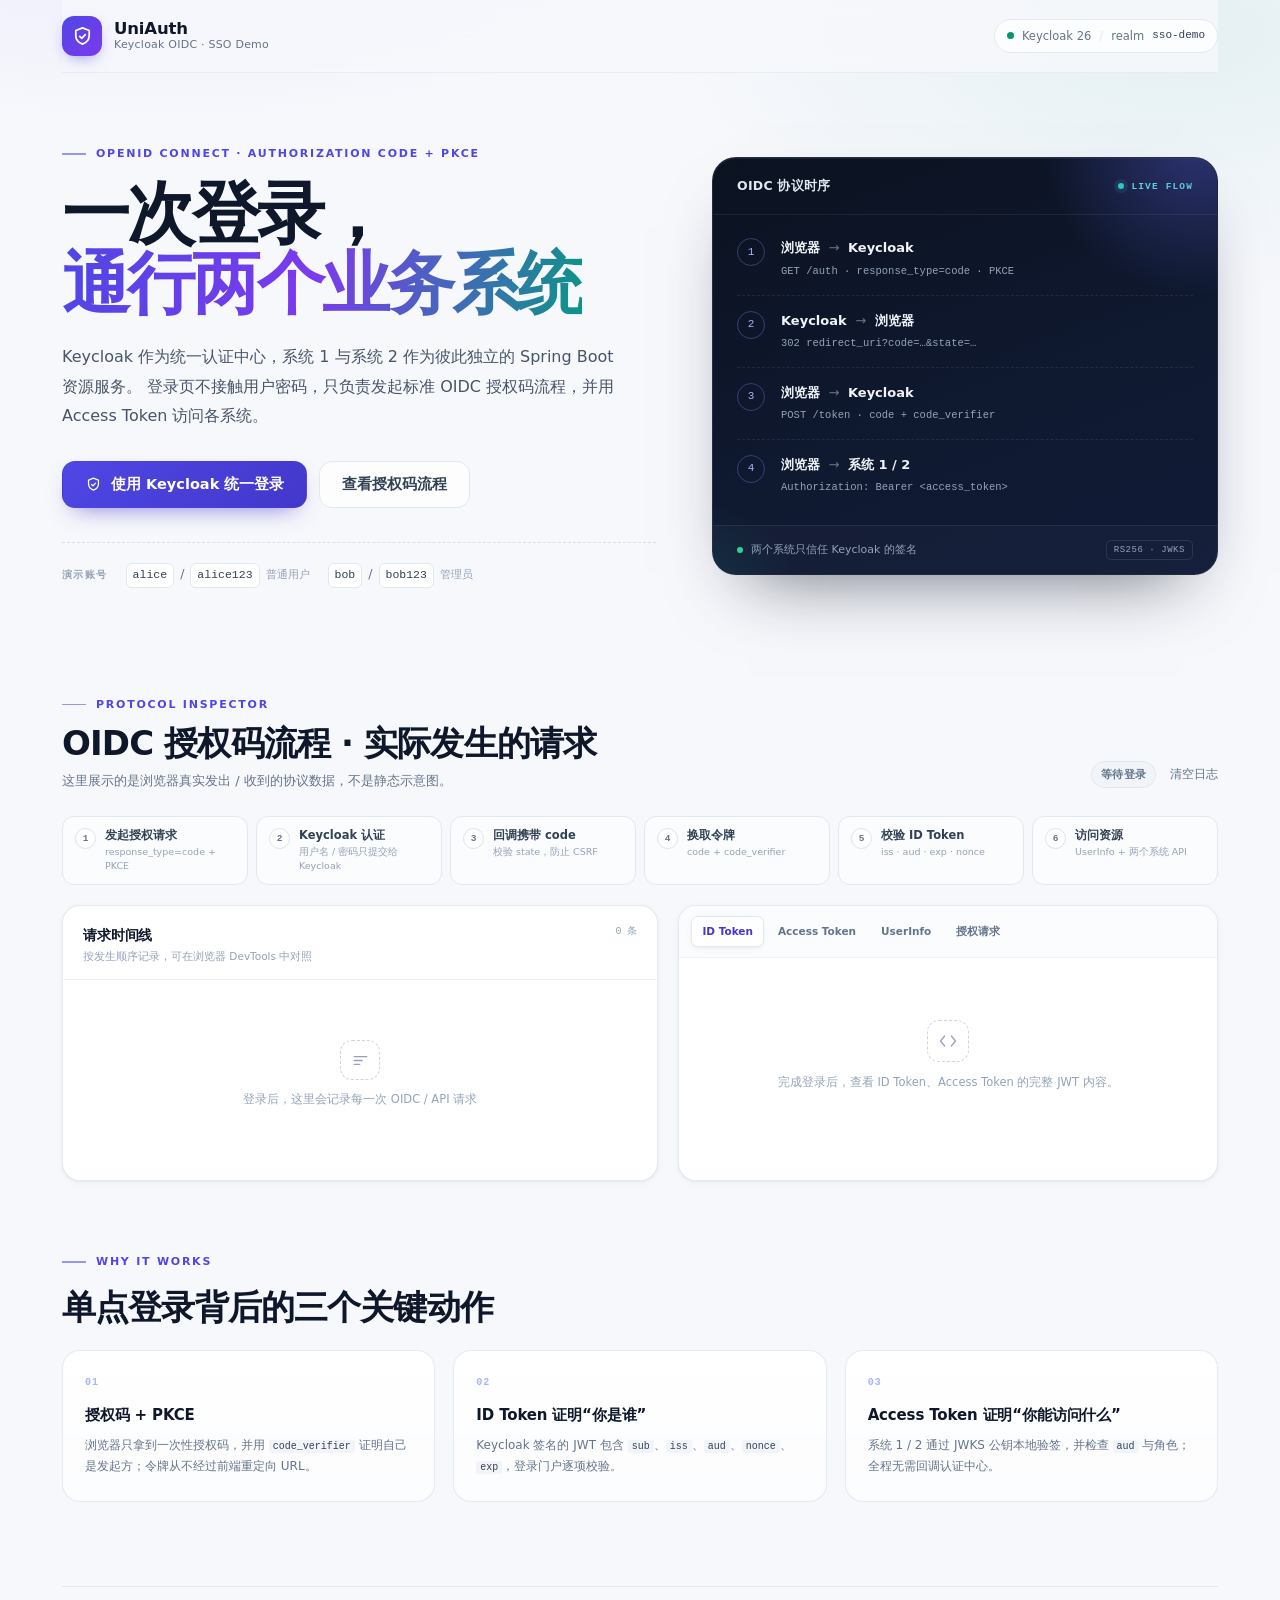
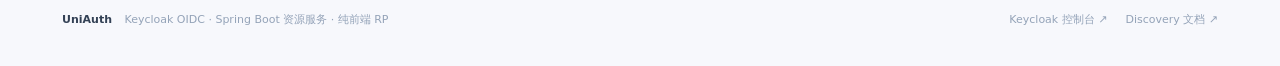
<file: frontend/index.html>
<!DOCTYPE html>
<html lang="zh-CN">
<head>
    <meta charset="UTF-8">
    <meta name="viewport" content="width=device-width, initial-scale=1.0">
    <meta name="description" content="基于 Keycloak OIDC 的统一身份认证演示：授权码 + PKCE、ID Token、单点登录与资源服务器 JWT 校验。">
    <title>UniAuth · Keycloak OIDC 统一身份认证演示</title>
    <link rel="icon" href="data:image/svg+xml,%3Csvg xmlns='http://www.w3.org/2000/svg' viewBox='0 0 32 32'%3E%3Crect width='32' height='32' rx='8' fill='%234f46e5'/%3E%3Cpath d='M16 7l6 2.5v4.6c0 3.9-2.5 6.6-6 8-3.5-1.4-6-4.1-6-8v-4.6L16 7z' fill='white'/%3E%3C/svg%3E">
    <link rel="stylesheet" href="css/app.css">
</head>
<body>
<div class="page">
    <header class="topbar">
        <a class="brand" href="./" aria-label="UniAuth 首页">
            <span class="brand-mark" aria-hidden="true">
                <svg viewBox="0 0 24 24" fill="none" stroke="currentColor" stroke-width="1.8" stroke-linecap="round" stroke-linejoin="round">
                    <path d="M12 3l7 2.8v5.1c0 4.4-2.9 7.5-7 9.1-4.1-1.6-7-4.7-7-9.1V5.8L12 3z"/>
                    <path d="M9.2 11.9l2 2 3.7-3.9"/>
                </svg>
            </span>
            <span class="brand-text">
                <strong>UniAuth</strong>
                <span>Keycloak OIDC · SSO Demo</span>
            </span>
        </a>
        <div class="topbar-right">
            <span class="env-pill">
                <span class="pulse-dot"></span>
                Keycloak 26 <span class="sep">/</span> realm <code>sso-demo</code>
            </span>
            <div id="auth-chip" class="auth-chip" hidden>
                <span class="auth-avatar" id="chip-avatar">A</span>
                <span id="chip-name">Alice</span>
                <button id="chip-logout" class="icon-btn" title="退出登录" aria-label="退出登录">
                    <svg viewBox="0 0 24 24" fill="none" stroke="currentColor" stroke-width="1.8" stroke-linecap="round" stroke-linejoin="round"><path d="M15 17l5-5-5-5"/><path d="M20 12H9"/><path d="M4 4h5v16H4z"/></svg>
                </button>
            </div>
        </div>
    </header>

    <main>
        <!-- ============ 未登录：统一登录入口 ============ -->
        <section id="landing" class="hero">
            <div class="hero-copy">
                <p class="eyebrow"><span class="eyebrow-line"></span> OPENID CONNECT · AUTHORIZATION CODE + PKCE</p>
                <h1>一次登录，<br><span class="grad">通行两个业务系统</span></h1>
                <p class="lede">
                    Keycloak 作为统一认证中心，系统 1 与系统 2 作为彼此独立的 Spring Boot 资源服务。
                    登录页不接触用户密码，只负责发起标准 OIDC 授权码流程，并用 Access Token 访问各系统。
                </p>
                <div class="hero-actions">
                    <button id="btn-login" class="btn btn-primary btn-lg">
                        <svg viewBox="0 0 24 24" fill="none" stroke="currentColor" stroke-width="1.8" stroke-linecap="round" stroke-linejoin="round"><path d="M12 3l7 2.8v5.1c0 4.4-2.9 7.5-7 9.1-4.1-1.6-7-4.7-7-9.1V5.8L12 3z"/><path d="M9.2 11.9l2 2 3.7-3.9"/></svg>
                        使用 Keycloak 统一登录
                    </button>
                    <a class="btn btn-ghost btn-lg" href="#protocol">查看授权码流程</a>
                </div>
                <div class="account-hint">
                    <span class="hint-label">演示账号</span>
                    <span class="account"><code>alice</code> / <code>alice123</code><em>普通用户</em></span>
                    <span class="account"><code>bob</code> / <code>bob123</code><em>管理员</em></span>
                </div>
            </div>

            <aside class="hero-panel">
                <header class="panel-header">
                    <span>OIDC 协议时序</span>
                    <span class="live"><i></i> LIVE FLOW</span>
                </header>
                <ol class="mini-flow">
                    <li>
                        <span class="num">1</span>
                        <div>
                            <strong>浏览器 <span class="arrow">→</span> Keycloak</strong>
                            <p>GET /auth · response_type=code · PKCE</p>
                        </div>
                    </li>
                    <li>
                        <span class="num">2</span>
                        <div>
                            <strong>Keycloak <span class="arrow">→</span> 浏览器</strong>
                            <p>302 redirect_uri?code=…&amp;state=…</p>
                        </div>
                    </li>
                    <li>
                        <span class="num">3</span>
                        <div>
                            <strong>浏览器 <span class="arrow">→</span> Keycloak</strong>
                            <p>POST /token · code + code_verifier</p>
                        </div>
                    </li>
                    <li>
                        <span class="num">4</span>
                        <div>
                            <strong>浏览器 <span class="arrow">→</span> 系统 1 / 2</strong>
                            <p>Authorization: Bearer &lt;access_token&gt;</p>
                        </div>
                    </li>
                </ol>
                <footer class="panel-footer">
                    <span class="dot ok"></span>
                    两个系统只信任 Keycloak 的签名
                    <span class="panel-tag">RS256 · JWKS</span>
                </footer>
            </aside>
        </section>

        <!-- ============ 已登录：统一认证结果 ============ -->
        <section id="dashboard" class="dashboard" hidden>
            <div class="success-banner">
                <div class="success-icon" aria-hidden="true">
                    <svg viewBox="0 0 24 24" fill="none" stroke="currentColor" stroke-width="2.2" stroke-linecap="round" stroke-linejoin="round"><path d="M20 6L9 17l-5-5"/></svg>
                </div>
                <div class="success-copy">
                    <p class="eyebrow light">AUTHENTICATION SUCCESSFUL</p>
                    <h2>登录成功</h2>
                    <p>Keycloak 已完成身份认证，授权码已通过后端通道换取 ID Token 与 Access Token。</p>
                    <div class="success-role" id="success-role" data-role="user">
                        <span>当前角色</span>
                        <strong id="success-role-name">普通用户</strong>
                    </div>
                </div>
                <div class="success-actions">
                    <button id="btn-refresh" class="btn btn-on-dark">
                        <svg viewBox="0 0 24 24" fill="none" stroke="currentColor" stroke-width="1.8" stroke-linecap="round" stroke-linejoin="round"><path d="M20 11a8 8 0 10-2.3 5.7"/><path d="M20 4v7h-7"/></svg>
                        刷新令牌
                    </button>
                    <button id="btn-userinfo" class="btn btn-on-dark">调用 UserInfo</button>
                    <button id="btn-logout" class="btn btn-outline-light">
                        退出登录
                    </button>
                </div>
                <div class="success-glow" aria-hidden="true"></div>
            </div>

            <div class="identity-grid">
                <article class="card identity-card">
                    <div class="identity-head">
                        <div class="avatar" id="avatar">A</div>
                        <div class="identity-name">
                            <h3 id="user-name">—</h3>
                            <p>@<span id="user-username">—</span></p>
                        </div>
                        <span class="badge badge-success"><i class="badge-dot"></i>已认证</span>
                    </div>
                    <dl class="kv">
                        <div><dt>邮箱</dt><dd id="user-email">—</dd></div>
                        <div><dt>部门</dt><dd id="user-department">—</dd></div>
                        <div><dt>工号</dt><dd id="user-employee">—</dd></div>
                        <div><dt>Realm 角色</dt><dd id="user-roles" class="chips"></dd></div>
                    </dl>
                </article>

                <article class="card session-card">
                    <div class="session-head">
                        <h3>会话与令牌</h3>
                        <span class="badge badge-muted" id="token-source">OIDC</span>
                    </div>
                    <div class="countdown">
                        <span id="session-time">--:--</span>
                        <small>Access Token 剩余有效期</small>
                    </div>
                    <dl class="kv compact">
                        <div><dt>Issuer</dt><dd id="user-issuer" class="mono">—</dd></div>
                        <div><dt>Audience</dt><dd id="user-audience" class="mono">—</dd></div>
                        <div><dt>Subject</dt><dd id="user-subject" class="mono truncate">—</dd></div>
                        <div><dt>刷新令牌</dt><dd><span id="refresh-state" class="badge badge-success">可用</span></dd></div>
                    </dl>
                </article>
            </div>

            <section class="systems-section">
                <div class="section-head">
                    <div>
                        <p class="eyebrow"><span class="eyebrow-line"></span> SINGLE SIGN-ON</p>
                        <h2>已登录，直接访问业务系统</h2>
                        <p class="section-sub">同一枚 Access Token 同时被两个独立后端接受 · 无需再次输入密码</p>
                    </div>
                    <button id="btn-sso-tab" class="btn btn-ghost">
                        新标签页验证 SSO
                        <svg viewBox="0 0 24 24" fill="none" stroke="currentColor" stroke-width="1.8" stroke-linecap="round" stroke-linejoin="round"><path d="M14 4h6v6"/><path d="M20 4l-9 9"/><path d="M20 14v6H4V4h6"/></svg>
                    </button>
                </div>

                <div class="system-grid">
                    <article class="system-card accent-indigo" data-system-id="system1">
                        <header class="system-head">
                            <div class="system-icon">
                                <svg viewBox="0 0 24 24" fill="none" stroke="currentColor" stroke-width="1.7" stroke-linecap="round" stroke-linejoin="round"><rect x="3" y="4" width="18" height="6" rx="2"/><rect x="3" y="14" width="18" height="6" rx="2"/><path d="M7 7h.01M7 17h.01"/></svg>
                            </div>
                            <div class="system-title">
                                <h3>系统 1 · 订单中心</h3>
                                <p>Spring Boot · <span class="mono">:8081</span> · aud <code>system1</code></p>
                            </div>
                            <span class="status-pill" data-role="status"><i></i>检测中</span>
                        </header>
                        <p class="system-desc">独立资源服务器。校验 RS256 签名、issuer 与 aud 后，才返回订单数据。</p>
                        <div class="system-actions">
                            <a class="btn btn-primary btn-sm" data-open-ui="system1" href="http://localhost:8081/" target="_blank" rel="noreferrer">打开系统页面 ↗</a>
                            <button class="btn btn-ghost btn-sm" data-action="dashboard">刷新业务 API</button>
                            <button class="btn btn-ghost btn-sm" data-action="admin">管理员接口</button>
                        </div>
                        <div class="system-result" data-role="result">
                            <div class="result-empty">点击「刷新业务 API」，携带 Bearer Token 调用 <code>/api/system1/dashboard</code></div>
                        </div>
                    </article>

                    <article class="system-card accent-teal" data-system-id="system2">
                        <header class="system-head">
                            <div class="system-icon">
                                <svg viewBox="0 0 24 24" fill="none" stroke="currentColor" stroke-width="1.7" stroke-linecap="round" stroke-linejoin="round"><path d="M21 11.5a8.4 8.4 0 01-9 8.4 9.2 9.2 0 01-3.4-.7L3 21l1.8-5.2a8.4 8.4 0 1116.2-4.3z"/><path d="M8 11h8M8 14h5"/></svg>
                            </div>
                            <div class="system-title">
                                <h3>系统 2 · 消息中心</h3>
                                <p>Spring Boot · <span class="mono">:8082</span> · aud <code>system2</code></p>
                            </div>
                            <span class="status-pill" data-role="status"><i></i>检测中</span>
                        </header>
                        <p class="system-desc">与系统 1 零共享代码、零共享 Session，仅共享对 Keycloak 公钥的信任。</p>
                        <div class="system-actions">
                            <a class="btn btn-primary btn-sm" data-open-ui="system2" href="http://localhost:8082/" target="_blank" rel="noreferrer">打开系统页面 ↗</a>
                            <button class="btn btn-ghost btn-sm" data-action="dashboard">刷新业务 API</button>
                            <button class="btn btn-ghost btn-sm" data-action="admin">管理员接口</button>
                        </div>
                        <div class="system-result" data-role="result">
                            <div class="result-empty">点击「刷新业务 API」，携带 Bearer Token 调用 <code>/api/system2/dashboard</code></div>
                        </div>
                    </article>
                </div>
                <p class="sso-note">
                    <span class="sso-note-icon">
                        <svg viewBox="0 0 24 24" fill="none" stroke="currentColor" stroke-width="1.8" stroke-linecap="round" stroke-linejoin="round"><circle cx="12" cy="12" r="9"/><path d="M12 16v-4M12 8h.01"/></svg>
                    </span>
                    点「新标签页验证 SSO」会在全新标签页打开登录入口：由于 Keycloak 会话 Cookie 仍然有效，
                    页面会自动完成认证并直接回到「登录成功」，不会再次要求输入密码。
                </p>
            </section>
        </section>

        <!-- ============ 协议检查器 ============ -->
        <section id="protocol" class="protocol-section">
            <div class="section-head protocol-head">
                <div>
                    <p class="eyebrow"><span class="eyebrow-line"></span> PROTOCOL INSPECTOR</p>
                    <h2>OIDC 授权码流程 · 实际发生的请求</h2>
                    <p class="section-sub">这里展示的是浏览器真实发出 / 收到的协议数据，不是静态示意图。</p>
                </div>
                <div class="protocol-meta">
                    <span id="protocol-status" class="badge badge-muted">等待登录</span>
                    <button id="btn-clear-log" class="link-btn">清空日志</button>
                </div>
            </div>

            <ol class="stepper" id="stepper">
                <li data-step="1" data-state="pending"><span class="step-index">1</span><div><strong>发起授权请求</strong><small>response_type=code + PKCE</small></div></li>
                <li data-step="2" data-state="pending"><span class="step-index">2</span><div><strong>Keycloak 认证</strong><small>用户名 / 密码只提交给 Keycloak</small></div></li>
                <li data-step="3" data-state="pending"><span class="step-index">3</span><div><strong>回调携带 code</strong><small>校验 state，防止 CSRF</small></div></li>
                <li data-step="4" data-state="pending"><span class="step-index">4</span><div><strong>换取令牌</strong><small>code + code_verifier</small></div></li>
                <li data-step="5" data-state="pending"><span class="step-index">5</span><div><strong>校验 ID Token</strong><small>iss · aud · exp · nonce</small></div></li>
                <li data-step="6" data-state="pending"><span class="step-index">6</span><div><strong>访问资源</strong><small>UserInfo + 两个系统 API</small></div></li>
            </ol>

            <div class="protocol-grid">
                <div class="card trace-card">
                    <header class="card-head">
                        <div><h3>请求时间线</h3><p>按发生顺序记录，可在浏览器 DevTools 中对照</p></div>
                        <span class="trace-count" id="trace-count">0 条</span>
                    </header>
                    <ol id="trace" class="trace">
                        <li class="trace-empty">
                            <span class="trace-empty-icon">
                                <svg viewBox="0 0 24 24" fill="none" stroke="currentColor" stroke-width="1.6" stroke-linecap="round" stroke-linejoin="round"><path d="M4 7h16M4 12h10M4 17h7"/></svg>
                            </span>
                            登录后，这里会记录每一次 OIDC / API 请求
                        </li>
                    </ol>
                </div>

                <div class="card artifact-card">
                    <div class="tabs" role="tablist">
                        <button class="tab is-active" data-tab="id-token" role="tab">ID Token</button>
                        <button class="tab" data-tab="access-token" role="tab">Access Token</button>
                        <button class="tab" data-tab="userinfo" role="tab">UserInfo</button>
                        <button class="tab" data-tab="auth-request" role="tab">授权请求</button>
                    </div>
                    <div id="artifact-body" class="artifact-body">
                        <div class="artifact-placeholder">
                            <div class="placeholder-glyph">
                                <svg viewBox="0 0 24 24" fill="none" stroke="currentColor" stroke-width="1.5" stroke-linecap="round" stroke-linejoin="round"><path d="M8 6l-5 6 5 6M16 6l5 6-5 6"/></svg>
                            </div>
                            <p>完成登录后，查看 ID Token、Access Token 的完整 JWT 内容。</p>
                        </div>
                    </div>
                </div>
            </div>
        </section>

        <!-- ============ 原理说明 ============ -->
        <section class="explainer">
            <div class="explainer-head">
                <p class="eyebrow"><span class="eyebrow-line"></span> WHY IT WORKS</p>
                <h2>单点登录背后的三个关键动作</h2>
            </div>
            <div class="explainer-grid">
                <article class="explainer-card">
                    <span class="explainer-num">01</span>
                    <h3>授权码 + PKCE</h3>
                    <p>浏览器只拿到一次性授权码，并用 <code>code_verifier</code> 证明自己是发起方；令牌从不经过前端重定向 URL。</p>
                </article>
                <article class="explainer-card">
                    <span class="explainer-num">02</span>
                    <h3>ID Token 证明“你是谁”</h3>
                    <p>Keycloak 签名的 JWT 包含 <code>sub</code>、<code>iss</code>、<code>aud</code>、<code>nonce</code>、<code>exp</code>，登录门户逐项校验。</p>
                </article>
                <article class="explainer-card">
                    <span class="explainer-num">03</span>
                    <h3>Access Token 证明“你能访问什么”</h3>
                    <p>系统 1 / 2 通过 JWKS 公钥本地验签，并检查 <code>aud</code> 与角色；全程无需回调认证中心。</p>
                </article>
            </div>
        </section>
    </main>

    <footer class="footer">
        <div>
            <span class="footer-brand">UniAuth</span>
            <span>Keycloak OIDC · Spring Boot 资源服务 · 纯前端 RP</span>
        </div>
        <div class="footer-links">
            <a href="http://localhost:8080/admin/master/console/" target="_blank" rel="noreferrer">Keycloak 控制台 ↗</a>
            <a href="http://localhost:8080/realms/sso-demo/.well-known/openid-configuration" target="_blank" rel="noreferrer">Discovery 文档 ↗</a>
        </div>
    </footer>
</div>

<div id="toast" class="toast" role="status" aria-live="polite" hidden>
    <span class="toast-icon" aria-hidden="true"></span>
    <span id="toast-message"></span>
</div>

<script src="config.js"></script>
<script type="module" src="js/app.js"></script>
</body>
</html>
</file>
<file: frontend/css/app.css>
/* =========================================================
   UniAuth · Keycloak OIDC SSO Demo
   ========================================================= */
:root {
    --ink: #0f172a;
    --ink-2: #334155;
    --muted: #64748b;
    --muted-2: #94a3b8;
    --line: #e2e8f0;
    --line-soft: #eef2f7;
    --bg: #f7f8fc;
    --card: #ffffff;
    --indigo: #4f46e5;
    --indigo-600: #4338ca;
    --indigo-50: #eef2ff;
    --violet: #7c3aed;
    --teal: #0d9488;
    --teal-50: #f0fdfa;
    --emerald: #059669;
    --emerald-50: #ecfdf5;
    --amber: #b45309;
    --amber-50: #fffbeb;
    --rose: #be123c;
    --rose-50: #fff1f2;
    --radius: 18px;
    --shadow-sm: 0 1px 2px rgba(15, 23, 42, .04), 0 2px 8px rgba(15, 23, 42, .04);
    --shadow-md: 0 12px 32px -16px rgba(15, 23, 42, .18);
    --font-sans: "Segoe UI Variable", "Segoe UI", "PingFang SC", "Hiragino Sans GB", "Microsoft YaHei", system-ui, sans-serif;
    --font-mono: "Cascadia Code", "JetBrains Mono", "SFMono-Regular", Consolas, "Liberation Mono", monospace;
}

* { box-sizing: border-box; }

html { scroll-behavior: smooth; }

body {
    margin: 0;
    color: var(--ink);
    font-family: var(--font-sans);
    font-size: 15px;
    line-height: 1.6;
    -webkit-font-smoothing: antialiased;
    background:
        radial-gradient(1100px 520px at 12% -12%, rgba(99, 102, 241, .13), transparent 62%),
        radial-gradient(900px 460px at 92% 2%, rgba(13, 148, 136, .08), transparent 58%),
        var(--bg);
}

[hidden] { display: none !important; }

a { color: inherit; text-decoration: none; }
button { font: inherit; color: inherit; }
code, .mono { font-family: var(--font-mono); }

::selection { background: rgba(79, 70, 229, .18); }

.page {
    max-width: 1220px;
    margin: 0 auto;
    padding: 0 32px;
}

/* ---------------------------- top bar ---------------------------- */
.topbar {
    position: sticky;
    top: 0;
    z-index: 30;
    display: flex;
    align-items: center;
    justify-content: space-between;
    gap: 24px;
    padding: 16px 0;
    background: rgba(247, 248, 252, .82);
    backdrop-filter: blur(16px);
    border-bottom: 1px solid rgba(226, 232, 240, .75);
}

.brand { display: inline-flex; align-items: center; gap: 12px; }
.brand-mark {
    display: grid;
    place-items: center;
    width: 40px;
    height: 40px;
    border-radius: 12px;
    color: #fff;
    background: linear-gradient(135deg, #4f46e5, #7c3aed);
    box-shadow: 0 6px 16px -6px rgba(79, 70, 229, .65);
}
.brand-mark svg { width: 23px; height: 23px; }
.brand-text { display: flex; flex-direction: column; line-height: 1.15; }
.brand-text strong { font-size: 16.5px; letter-spacing: -.01em; }
.brand-text span { font-size: 11px; color: var(--muted); letter-spacing: .02em; }

.topbar-right { display: flex; align-items: center; gap: 14px; }
.env-pill {
    display: inline-flex;
    align-items: center;
    gap: 8px;
    padding: 7px 12px;
    border: 1px solid var(--line);
    border-radius: 999px;
    background: rgba(255, 255, 255, .72);
    font-size: 11.5px;
    color: var(--muted);
    white-space: nowrap;
}
.env-pill code { font-size: 11px; color: var(--ink-2); }
.env-pill .sep { color: var(--line); }
.pulse-dot {
    width: 7px;
    height: 7px;
    border-radius: 50%;
    background: var(--emerald);
    box-shadow: 0 0 0 0 rgba(5, 150, 105, .5);
    animation: pulse 2.4s infinite;
}
@keyframes pulse {
    0% { box-shadow: 0 0 0 0 rgba(5, 150, 105, .45); }
    70% { box-shadow: 0 0 0 7px rgba(5, 150, 105, 0); }
    100% { box-shadow: 0 0 0 0 rgba(5, 150, 105, 0); }
}

.auth-chip {
    display: inline-flex;
    align-items: center;
    gap: 9px;
    padding: 5px 6px 5px 5px;
    border: 1px solid var(--line);
    border-radius: 999px;
    background: #fff;
    box-shadow: var(--shadow-sm);
    font-size: 12.5px;
    font-weight: 600;
}
.auth-avatar {
    display: grid;
    place-items: center;
    width: 27px;
    height: 27px;
    border-radius: 50%;
    background: linear-gradient(135deg, #4f46e5, #7c3aed);
    color: #fff;
    font-size: 11.5px;
    font-weight: 700;
}
.icon-btn {
    display: grid;
    place-items: center;
    width: 26px;
    height: 26px;
    padding: 0;
    border: 0;
    border-radius: 50%;
    background: transparent;
    color: var(--muted);
    cursor: pointer;
}
.icon-btn:hover { background: #f1f5f9; color: var(--ink); }
.icon-btn svg { width: 15px; height: 15px; }

/* ---------------------------- shared ---------------------------- */
.eyebrow {
    display: flex;
    flex-wrap: wrap;
    align-items: center;
    gap: 10px;
    margin: 0 0 16px;
    font-size: 11px;
    font-weight: 700;
    letter-spacing: .16em;
    color: var(--indigo);
    text-transform: uppercase;
}
.eyebrow-line { width: 24px; height: 1.5px; background: currentColor; opacity: .55; }
.eyebrow.light { color: rgba(255, 255, 255, .68); }

h1, h2, h3, p { margin: 0; }
h2 { font-size: clamp(26px, 3vw, 34px); letter-spacing: -.025em; line-height: 1.2; font-weight: 700; }

.btn {
    display: inline-flex;
    align-items: center;
    justify-content: center;
    gap: 9px;
    padding: 11px 18px;
    border: 1px solid transparent;
    border-radius: 12px;
    background: transparent;
    font-size: 13.5px;
    font-weight: 600;
    line-height: 1.2;
    cursor: pointer;
    transition: transform .18s ease, box-shadow .18s ease, background .18s ease, border-color .18s ease, color .18s ease;
    white-space: nowrap;
}
.btn svg { width: 17px; height: 17px; flex: 0 0 auto; }
.btn:focus-visible { outline: 2px solid var(--indigo); outline-offset: 2px; }
.btn-lg { padding: 14px 22px; font-size: 14.5px; border-radius: 13px; }
.btn-sm { padding: 8px 13px; font-size: 12.5px; border-radius: 10px; }
.btn-primary {
    color: #fff;
    background: linear-gradient(135deg, #4f46e5, #4338ca);
    box-shadow: 0 10px 24px -12px rgba(67, 56, 202, .75);
}
.btn-primary:hover { transform: translateY(-1px); box-shadow: 0 16px 28px -12px rgba(67, 56, 202, .7); }
.btn-ghost {
    border-color: var(--line);
    background: rgba(255, 255, 255, .78);
    color: var(--ink-2);
}
.btn-ghost:hover { border-color: #c7d2fe; color: var(--indigo-600); background: #fff; }
.btn-on-dark {
    color: #fff;
    border-color: rgba(255, 255, 255, .26);
    background: rgba(255, 255, 255, .13);
}
.btn-on-dark:hover { background: rgba(255, 255, 255, .2); transform: translateY(-1px); }
.btn-outline-light { color: #fff; border-color: rgba(255, 255, 255, .45); }
.btn-outline-light:hover { background: rgba(255, 255, 255, .12); }
.link-btn {
    padding: 0;
    border: 0;
    background: transparent;
    color: var(--muted);
    font-size: 12px;
    cursor: pointer;
    text-decoration: underline;
    text-decoration-color: transparent;
    text-underline-offset: 3px;
    transition: color .15s ease, text-decoration-color .15s ease;
}
.link-btn:hover { color: var(--indigo); text-decoration-color: currentColor; }

.badge {
    display: inline-flex;
    align-items: center;
    gap: 5px;
    padding: 4px 9px;
    border-radius: 999px;
    font-size: 10.5px;
    font-weight: 700;
    letter-spacing: .02em;
    white-space: nowrap;
}
.badge-dot { width: 5px; height: 5px; border-radius: 50%; background: currentColor; }
.badge-success { color: #047857; background: var(--emerald-50); border: 1px solid #d1fae5; }
.badge-muted { color: var(--muted); background: #f1f5f9; border: 1px solid var(--line); }
.badge-warn { color: var(--amber); background: var(--amber-50); border: 1px solid #fde68a; }
.badge-danger { color: var(--rose); background: var(--rose-50); border: 1px solid #fecdd3; }

.card {
    background: var(--card);
    border: 1px solid rgba(226, 232, 240, .9);
    border-radius: var(--radius);
    box-shadow: var(--shadow-sm);
}

/* ---------------------------- landing hero ---------------------------- */
.hero {
    display: grid;
    grid-template-columns: minmax(0, 1.08fr) minmax(0, .92fr);
    gap: 56px;
    align-items: center;
    padding: 72px 0 44px;
}
.hero-copy { min-width: 0; }
.hero-panel { min-width: 0; }
.hero-copy h1 {
    font-size: clamp(44px, 5.4vw, 68px);
    line-height: 1.04;
    letter-spacing: -.045em;
    font-weight: 750;
}
.grad {
    background: linear-gradient(100deg, #4f46e5 0%, #7c3aed 48%, #0d9488 100%);
    -webkit-background-clip: text;
    background-clip: text;
    color: transparent;
}
.lede {
    max-width: 560px;
    margin-top: 22px;
    font-size: 16px;
    line-height: 1.85;
    color: #475569;
}
.hero-actions { display: flex; flex-wrap: wrap; gap: 12px; margin-top: 30px; }
.account-hint {
    display: flex;
    flex-wrap: wrap;
    align-items: center;
    gap: 10px 18px;
    margin-top: 34px;
    padding-top: 20px;
    border-top: 1px dashed #d9e0ec;
    font-size: 12.5px;
    color: var(--muted);
}
.hint-label {
    font-size: 10px;
    font-weight: 700;
    letter-spacing: .14em;
    text-transform: uppercase;
    color: var(--muted-2);
}
.account { display: inline-flex; align-items: baseline; gap: 6px; }
.account code {
    padding: 2px 6px;
    border: 1px solid var(--line);
    border-radius: 6px;
    background: #fff;
    color: var(--ink-2);
    font-size: 11.5px;
}
.account em { font-style: normal; font-size: 10.5px; color: var(--muted-2); }

.hero-panel {
    position: relative;
    overflow: hidden;
    border: 1px solid rgba(255, 255, 255, .09);
    border-radius: 24px;
    color: #e2e8f0;
    background: linear-gradient(160deg, #0b1220 0%, #0f1930 60%, #101a36 100%);
    box-shadow: 0 34px 70px -36px rgba(15, 23, 42, .65), inset 0 1px 0 rgba(255, 255, 255, .06);
}
.hero-panel::before {
    content: "";
    position: absolute;
    width: 340px;
    height: 340px;
    right: -150px;
    top: -190px;
    border-radius: 50%;
    background: radial-gradient(circle, rgba(99, 102, 241, .38), transparent 65%);
    pointer-events: none;
}
.hero-panel::after {
    content: "";
    position: absolute;
    width: 260px;
    height: 260px;
    left: -160px;
    bottom: -170px;
    border-radius: 50%;
    background: radial-gradient(circle, rgba(13, 148, 136, .22), transparent 65%);
    pointer-events: none;
}
.panel-header {
    display: flex;
    align-items: center;
    justify-content: space-between;
    padding: 18px 24px;
    border-bottom: 1px solid rgba(255, 255, 255, .07);
    font-size: 12.5px;
    font-weight: 600;
    letter-spacing: .02em;
}
.live {
    display: inline-flex;
    align-items: center;
    gap: 7px;
    font-family: var(--font-mono);
    font-size: 9.5px;
    letter-spacing: .12em;
    color: #5eead4;
}
.live i {
    width: 6px;
    height: 6px;
    border-radius: 50%;
    background: #2dd4bf;
    box-shadow: 0 0 0 4px rgba(45, 212, 191, .12);
}
.mini-flow { list-style: none; margin: 0; padding: 8px 24px 14px; position: relative; z-index: 1; }
.mini-flow li {
    display: grid;
    grid-template-columns: 30px 1fr;
    gap: 14px;
    padding: 15px 0;
    border-bottom: 1px dashed rgba(255, 255, 255, .08);
}
.mini-flow li:last-child { border-bottom: 0; }
.num {
    display: grid;
    place-items: center;
    width: 28px;
    height: 28px;
    border: 1px solid rgba(129, 140, 248, .35);
    border-radius: 50%;
    color: #a5b4fc;
    font-family: var(--font-mono);
    font-size: 11px;
}
.mini-flow strong { display: block; font-size: 13px; font-weight: 600; color: #f1f5f9; }
.mini-flow strong .arrow { color: #64748b; padding: 0 4px; font-weight: 400; }
.mini-flow p {
    margin-top: 4px;
    font-family: var(--font-mono);
    font-size: 10.5px;
    line-height: 1.55;
    color: #94a3b8;
    word-break: break-word;
}
.panel-footer {
    display: flex;
    align-items: center;
    gap: 8px;
    padding: 14px 24px;
    border-top: 1px solid rgba(255, 255, 255, .07);
    background: rgba(255, 255, 255, .025);
    font-size: 11px;
    color: #94a3b8;
}
.dot { width: 6px; height: 6px; border-radius: 50%; background: #64748b; }
.dot.ok { background: #34d399; }
.panel-tag {
    margin-left: auto;
    padding: 2px 7px;
    border: 1px solid rgba(255, 255, 255, .1);
    border-radius: 5px;
    font-family: var(--font-mono);
    font-size: 9px;
    letter-spacing: .06em;
    color: #94a3b8;
}

/* ---------------------------- success dashboard ---------------------------- */
.dashboard { padding: 40px 0 0; animation: fadeUp .5s ease both; }
@keyframes fadeUp {
    from { opacity: 0; transform: translateY(14px); }
    to { opacity: 1; transform: translateY(0); }
}

.success-banner {
    position: relative;
    display: grid;
    grid-template-columns: auto minmax(0, 1fr) auto;
    align-items: center;
    gap: 24px;
    overflow: hidden;
    padding: 30px 34px;
    border-radius: 24px;
    color: #fff;
    background: linear-gradient(115deg, #3730a3 0%, #4f46e5 42%, #6d28d9 100%);
    box-shadow: 0 30px 60px -30px rgba(67, 56, 202, .65);
}
.success-glow {
    position: absolute;
    width: 360px;
    height: 360px;
    right: -80px;
    top: -200px;
    border-radius: 50%;
    background: radial-gradient(circle, rgba(255, 255, 255, .22), transparent 65%);
    pointer-events: none;
}
.success-icon {
    position: relative;
    display: grid;
    place-items: center;
    width: 58px;
    height: 58px;
    border: 1px solid rgba(255, 255, 255, .25);
    border-radius: 18px;
    background: rgba(255, 255, 255, .14);
    box-shadow: inset 0 1px 0 rgba(255, 255, 255, .2);
}
.success-icon svg { width: 29px; height: 29px; }
.success-copy { position: relative; }
.success-copy h2 { font-size: 33px; line-height: 1.15; letter-spacing: -.03em; }
.success-copy p:not(.eyebrow) { margin-top: 7px; font-size: 13px; line-height: 1.6; color: rgba(255, 255, 255, .8); max-width: 560px; }
.success-copy .eyebrow { margin-bottom: 8px; font-size: 9.5px; }
.success-role {
    display: inline-flex;
    align-items: center;
    gap: 7px;
    margin-top: 10px;
    padding: 4px 9px;
    border: 1px solid rgba(255, 255, 255, .28);
    border-radius: 999px;
    background: rgba(255, 255, 255, .12);
    color: rgba(255, 255, 255, .78);
    font-size: 10px;
}
.success-role strong { color: #fff; font-size: 11.5px; }
.success-role[data-role="admin"] {
    border-color: rgba(253, 230, 138, .65);
    background: rgba(253, 230, 138, .16);
    color: #fef3c7;
}
.success-role[data-role="admin"] strong { color: #fde68a; }
.success-actions { position: relative; display: flex; flex-wrap: wrap; gap: 9px; justify-content: flex-end; }

.identity-grid {
    display: grid;
    grid-template-columns: minmax(0, 1.3fr) minmax(0, 1fr);
    gap: 20px;
    margin-top: 20px;
}
.identity-card, .session-card { padding: 24px 26px; }
.identity-head { display: flex; align-items: center; gap: 15px; }
.avatar {
    display: grid;
    place-items: center;
    width: 54px;
    height: 54px;
    border-radius: 16px;
    background: linear-gradient(135deg, #4f46e5, #7c3aed);
    color: #fff;
    font-size: 21px;
    font-weight: 700;
    box-shadow: 0 8px 18px -10px rgba(79, 70, 229, .8);
}
.identity-name h3 { font-size: 19px; letter-spacing: -.015em; line-height: 1.25; }
.identity-name p { margin-top: 2px; font-size: 12.5px; color: var(--muted); font-family: var(--font-mono); }
.identity-head .badge { margin-left: auto; }

.kv { display: grid; grid-template-columns: 1fr 1fr; gap: 15px 24px; margin: 22px 0 0; }
.kv > div { min-width: 0; }
.kv dt {
    margin-bottom: 3px;
    font-size: 10px;
    font-weight: 700;
    letter-spacing: .08em;
    text-transform: uppercase;
    color: var(--muted-2);
}
.kv dd { margin: 0; font-size: 13px; color: var(--ink-2); word-break: break-word; }
.kv.compact { grid-template-columns: 82px minmax(0, 1fr); gap: 8px 12px; margin-top: 18px; }
/* 让 dt/dd 直接成为 grid item，避免每一组独占一列导致标签与值错位 */
.kv.compact > div { display: contents; }
.kv.compact dt { margin: 0; padding-top: 1px; }
.kv.compact dd { font-size: 11.5px; overflow-wrap: anywhere; }
.kv dd.mono { font-family: var(--font-mono); font-size: 10.5px; line-height: 1.5; color: #475569; }
.truncate { overflow: hidden; text-overflow: ellipsis; white-space: nowrap; }

.chips { display: flex; flex-wrap: wrap; gap: 5px; }
.role-chip {
    padding: 2px 7px;
    border: 1px solid #c7d2fe;
    border-radius: 5px;
    background: var(--indigo-50);
    color: var(--indigo-600);
    font-family: var(--font-mono);
    font-size: 10px;
    font-weight: 600;
}
.role-chip.is-admin { border-color: #fde68a; background: var(--amber-50); color: var(--amber); }

.session-head { display: flex; align-items: center; justify-content: space-between; gap: 12px; }
.session-head h3 { font-size: 14px; letter-spacing: -.01em; }
.countdown { display: flex; align-items: baseline; gap: 11px; margin-top: 12px; }
.countdown span {
    font-family: var(--font-mono);
    font-size: 38px;
    font-weight: 700;
    letter-spacing: -.04em;
    line-height: 1;
    color: var(--indigo-600);
    font-variant-numeric: tabular-nums;
}
.countdown span.is-low { color: var(--amber); }
.countdown span.is-expired { color: var(--rose); }
.countdown small { font-size: 10.5px; color: var(--muted-2); }

/* ---------------------------- systems ---------------------------- */
.systems-section { margin-top: 46px; }
.section-head {
    display: flex;
    align-items: flex-end;
    justify-content: space-between;
    gap: 28px;
    margin-bottom: 20px;
}
.section-head .eyebrow { margin-bottom: 10px; }
.section-sub { margin-top: 7px; font-size: 13px; color: var(--muted); }
.system-grid { display: grid; grid-template-columns: 1fr 1fr; gap: 20px; }
.system-card {
    position: relative;
    overflow: hidden;
    padding: 22px 22px 20px;
    border: 1px solid rgba(226, 232, 240, .95);
    border-radius: var(--radius);
    background: var(--card);
    box-shadow: var(--shadow-sm);
    transition: box-shadow .2s ease, transform .2s ease;
}
.system-card:hover { box-shadow: var(--shadow-md); transform: translateY(-1px); }
.system-card::before {
    content: "";
    position: absolute;
    left: 0;
    right: 0;
    top: 0;
    height: 3px;
    background: var(--accent, var(--indigo));
}
.accent-indigo { --accent: linear-gradient(90deg, #4f46e5, #818cf8); --accent-solid: #4f46e5; --accent-soft: #eef2ff; --accent-border: #c7d2fe; }
.accent-teal { --accent: linear-gradient(90deg, #0d9488, #2dd4bf); --accent-solid: #0d9488; --accent-soft: #f0fdfa; --accent-border: #99f6e4; }
.system-head { display: grid; grid-template-columns: auto minmax(0, 1fr) auto; align-items: center; gap: 13px; }
.system-icon {
    display: grid;
    place-items: center;
    width: 42px;
    height: 42px;
    border: 1px solid var(--accent-border);
    border-radius: 12px;
    background: var(--accent-soft);
    color: var(--accent-solid);
}
.system-icon svg { width: 21px; height: 21px; }
.system-title h3 { font-size: 15.5px; letter-spacing: -.01em; line-height: 1.3; }
.system-title p { margin-top: 3px; font-size: 10.5px; color: var(--muted); }
.system-title code { padding: 1px 4px; border-radius: 3px; background: #f1f5f9; font-size: 10px; }
.status-pill {
    display: inline-flex;
    align-items: center;
    gap: 5px;
    padding: 4px 8px;
    border: 1px solid var(--line);
    border-radius: 999px;
    background: #f8fafc;
    color: var(--muted);
    font-size: 10px;
    font-weight: 600;
    white-space: nowrap;
}
.status-pill i { width: 5px; height: 5px; border-radius: 50%; background: var(--muted-2); }
.status-pill.is-online { color: #047857; border-color: #d1fae5; background: var(--emerald-50); }
.status-pill.is-online i { background: var(--emerald); }
.status-pill.is-offline { color: var(--rose); border-color: #fecdd3; background: var(--rose-50); }
.status-pill.is-offline i { background: var(--rose); }
.system-desc { margin: 14px 0 15px; font-size: 12.5px; line-height: 1.65; color: var(--muted); }
.system-actions { display: flex; gap: 8px; margin-bottom: 13px; }
.system-card .btn-primary { background: var(--accent-solid); box-shadow: none; }
.system-card .btn-primary:hover { filter: brightness(1.06); }
.system-result {
    min-height: 84px;
    max-height: 470px;
    overflow: auto;
    padding: 13px;
    border: 1px solid var(--line-soft);
    border-radius: 12px;
    background: #f8fafc;
    font-size: 12px;
    scrollbar-width: thin;
}
.result-empty { color: var(--muted); line-height: 1.65; }
.result-empty code, .sso-note code { padding: 1px 4px; border-radius: 3px; background: #eef2f7; font-size: 10.5px; }
.result-loading { display: flex; align-items: center; gap: 8px; color: var(--muted); }
.spinner {
    width: 12px;
    height: 12px;
    border: 2px solid #cbd5e1;
    border-top-color: var(--indigo);
    border-radius: 50%;
    animation: spin .8s linear infinite;
}
@keyframes spin { to { transform: rotate(360deg); } }
.result-head { display: flex; align-items: center; flex-wrap: wrap; gap: 7px; margin-bottom: 9px; }
.result-title { font-weight: 600; font-size: 12px; color: var(--ink-2); }
.result-time { margin-left: auto; font-family: var(--font-mono); font-size: 9.5px; color: var(--muted-2); }
.verified-box {
    margin-bottom: 10px;
    padding: 9px 10px;
    border: 1px solid #d1fae5;
    border-radius: 9px;
    background: #f0fdf4;
    font-size: 10.5px;
    line-height: 1.55;
    color: #065f46;
}
.verified-box strong { color: #047857; }
.verified-box .mono { font-size: 10px; }
.result-error {
    padding: 10px;
    border: 1px solid #fecdd3;
    border-radius: 9px;
    background: var(--rose-50);
    color: #9f1239;
    font-size: 11px;
    line-height: 1.6;
}
.result-warn {
    padding: 10px;
    border: 1px solid #fde68a;
    border-radius: 9px;
    background: var(--amber-50);
    color: #92400e;
    font-size: 11px;
    line-height: 1.6;
}
.result-warn code, .result-error code { padding: 1px 4px; border-radius: 3px; background: rgba(255, 255, 255, .65); font-size: 10px; }
.stat-row { display: grid; grid-template-columns: repeat(3, 1fr); gap: 7px; margin-bottom: 10px; }
.stat {
    padding: 8px 9px;
    border: 1px solid var(--line-soft);
    border-radius: 9px;
    background: #fff;
}
.stat span { display: block; font-size: 9.5px; color: var(--muted-2); }
.stat strong { display: block; margin-top: 1px; font-size: 15px; letter-spacing: -.01em; color: var(--ink); }
.stat strong small { margin-left: 1px; font-size: 9px; font-weight: 500; color: var(--muted); }
.mini-table { width: 100%; border-collapse: collapse; font-size: 10.5px; }
.mini-table th {
    padding: 5px 6px;
    border-bottom: 1px solid var(--line);
    color: var(--muted-2);
    font-size: 9px;
    font-weight: 600;
    text-align: left;
    text-transform: uppercase;
    letter-spacing: .05em;
}
.mini-table td { padding: 6px; border-bottom: 1px dashed var(--line-soft); color: var(--ink-2); vertical-align: top; }
.mini-table tr:last-child td { border-bottom: 0; }
.mini-table td:first-child { font-family: var(--font-mono); font-size: 9.5px; color: var(--muted); white-space: nowrap; }
.status-dot { display: inline-block; width: 4px; height: 4px; margin-right: 4px; border-radius: 50%; background: var(--emerald); vertical-align: middle; }

.sso-note {
    display: flex;
    gap: 9px;
    margin-top: 16px;
    padding: 12px 15px;
    border: 1px dashed #dbe3ef;
    border-radius: 12px;
    background: rgba(255, 255, 255, .55);
    font-size: 11.5px;
    line-height: 1.65;
    color: var(--muted);
}
.sso-note-icon { flex: 0 0 auto; color: var(--indigo); }
.sso-note-icon svg { width: 15px; height: 15px; margin-top: 1px; }

/* ---------------------------- protocol inspector ---------------------------- */
.protocol-section { padding: 64px 0 0; }
.protocol-head { align-items: flex-end; }
.protocol-meta { display: flex; align-items: center; gap: 14px; padding-bottom: 4px; }

.stepper {
    display: grid;
    grid-template-columns: repeat(6, 1fr);
    gap: 8px;
    margin: 24px 0 20px;
    padding: 0;
    list-style: none;
}
.stepper li {
    display: flex;
    align-items: flex-start;
    gap: 9px;
    padding: 11px 12px;
    border: 1px solid var(--line);
    border-radius: 12px;
    background: rgba(255, 255, 255, .6);
    transition: border-color .2s ease, background .2s ease;
}
.step-index {
    display: grid;
    place-items: center;
    flex: 0 0 auto;
    width: 21px;
    height: 21px;
    border: 1px solid #dbe3ef;
    border-radius: 50%;
    background: #fff;
    color: var(--muted);
    font-family: var(--font-mono);
    font-size: 9.5px;
    font-weight: 700;
}
.stepper strong { display: block; font-size: 11.5px; font-weight: 650; line-height: 1.35; color: var(--ink-2); }
.stepper small { display: block; margin-top: 2px; font-size: 9.5px; line-height: 1.45; color: var(--muted-2); }
.stepper li[data-state="active"] { border-color: #c7d2fe; background: var(--indigo-50); }
.stepper li[data-state="active"] .step-index { border-color: var(--indigo); background: var(--indigo); color: #fff; }
.stepper li[data-state="done"] { border-color: #d1fae5; background: var(--emerald-50); }
.stepper li[data-state="done"] .step-index { border-color: #a7f3d0; background: #d1fae5; color: #047857; }
.stepper li[data-state="done"] strong { color: #065f46; }

.protocol-grid { display: grid; grid-template-columns: minmax(0, 1.05fr) minmax(0, .95fr); gap: 20px; }
.trace-card, .artifact-card { overflow: hidden; }
.card-head {
    display: flex;
    align-items: flex-start;
    justify-content: space-between;
    gap: 16px;
    padding: 18px 20px 14px;
    border-bottom: 1px solid var(--line-soft);
}
.card-head h3 { font-size: 14px; letter-spacing: -.01em; }
.card-head p { margin-top: 2px; font-size: 10.5px; color: var(--muted-2); }
.trace-count { font-family: var(--font-mono); font-size: 10px; color: var(--muted-2); }

.trace { max-height: 560px; margin: 0; padding: 4px 20px 16px; list-style: none; overflow: auto; }
.trace-empty {
    display: flex;
    flex-direction: column;
    align-items: center;
    gap: 10px;
    padding: 56px 20px;
    color: var(--muted-2);
    font-size: 11.5px;
    text-align: center;
}
.trace-empty-icon {
    display: grid;
    place-items: center;
    width: 40px;
    height: 40px;
    border: 1px dashed #cbd5e1;
    border-radius: 12px;
    color: var(--muted-2);
}
.trace-empty-icon svg { width: 19px; height: 19px; }
.trace-item {
    display: grid;
    grid-template-columns: 12px minmax(0, 1fr);
    gap: 10px;
    padding: 13px 0;
    border-bottom: 1px dashed var(--line-soft);
    animation: fadeUp .3s ease both;
}
.trace-item:last-child { border-bottom: 0; }
.trace-rail { position: relative; display: flex; justify-content: center; padding-top: 4px; }
.trace-rail::after {
    content: "";
    position: absolute;
    top: 15px;
    bottom: -18px;
    width: 1px;
    background: var(--line);
}
.trace-item:last-child .trace-rail::after { display: none; }
.trace-dot {
    position: relative;
    z-index: 1;
    width: 7px;
    height: 7px;
    border: 2px solid #fff;
    border-radius: 50%;
    background: var(--emerald);
    box-shadow: 0 0 0 2px #d1fae5;
}
.trace-dot.is-warn { background: var(--amber); box-shadow: 0 0 0 2px #fef3c7; }
.trace-dot.is-error { background: var(--rose); box-shadow: 0 0 0 2px #ffe4e6; }
.trace-dot.is-info { background: var(--indigo); box-shadow: 0 0 0 2px #e0e7ff; }
.trace-top { display: flex; align-items: center; flex-wrap: wrap; gap: 6px; }
.trace-method {
    padding: 1px 5px;
    border-radius: 3px;
    background: #eef2ff;
    color: var(--indigo-600);
    font-family: var(--font-mono);
    font-size: 8.5px;
    font-weight: 700;
    letter-spacing: .03em;
}
.trace-method.is-post { background: #f0fdfa; color: #0f766e; }
.trace-method.is-api { background: #f1f5f9; color: #475569; }
.trace-title { font-size: 11.5px; font-weight: 650; color: var(--ink-2); }
.trace-status { font-family: var(--font-mono); font-size: 9px; color: var(--emerald); }
.trace-status.is-warn { color: var(--amber); }
.trace-status.is-error { color: var(--rose); }
.trace-time { margin-left: auto; font-family: var(--font-mono); font-size: 8.5px; color: var(--muted-2); }
.trace-url {
    margin-top: 3px;
    overflow: hidden;
    font-family: var(--font-mono);
    font-size: 9.5px;
    line-height: 1.5;
    color: var(--muted);
    text-overflow: ellipsis;
    white-space: nowrap;
}
.trace-details { margin-top: 4px; }
.trace-details summary {
    width: fit-content;
    color: var(--muted-2);
    font-size: 9.5px;
    cursor: pointer;
    list-style: none;
}
.trace-details summary::-webkit-details-marker { display: none; }
.trace-details summary::before { content: "▸ "; }
.trace-details[open] summary::before { content: "▾ "; }
.trace-details pre {
    max-height: 220px;
    margin: 7px 0 0;
    padding: 10px 11px;
    overflow: auto;
    border-radius: 8px;
    background: #0b1220;
    color: #cbd5e1;
    font-family: var(--font-mono);
    font-size: 9px;
    line-height: 1.55;
}

.tabs {
    display: flex;
    gap: 3px;
    padding: 10px 12px;
    border-bottom: 1px solid var(--line-soft);
    background: #fbfcfe;
    overflow-x: auto;
}
.tab {
    padding: 6px 10px;
    border: 1px solid transparent;
    border-radius: 7px;
    background: transparent;
    color: var(--muted);
    font-size: 10.5px;
    font-weight: 600;
    cursor: pointer;
    white-space: nowrap;
    transition: all .15s ease;
}
.tab:hover { color: var(--ink-2); }
.tab.is-active { border-color: var(--line); background: #fff; color: var(--indigo-600); box-shadow: var(--shadow-sm); }
.artifact-body { max-height: 560px; padding: 16px 18px 20px; overflow: auto; }
.artifact-placeholder { padding: 46px 16px; text-align: center; color: var(--muted-2); font-size: 11.5px; }
.placeholder-glyph {
    display: grid;
    place-items: center;
    width: 42px;
    height: 42px;
    margin: 0 auto 11px;
    border: 1px dashed #cbd5e1;
    border-radius: 12px;
    color: var(--muted-2);
}
.placeholder-glyph svg { width: 20px; height: 20px; }
.artifact-section { margin-bottom: 14px; }
.artifact-section:last-child { margin-bottom: 0; }
.artifact-label {
    display: flex;
    align-items: center;
    gap: 7px;
    margin-bottom: 6px;
    font-size: 9.5px;
    font-weight: 700;
    letter-spacing: .08em;
    text-transform: uppercase;
    color: var(--muted-2);
}
.artifact-label .copy-btn {
    margin-left: auto;
    padding: 1px 6px;
    border: 1px solid var(--line);
    border-radius: 4px;
    background: #fff;
    color: var(--muted);
    font-size: 8.5px;
    letter-spacing: 0;
    text-transform: none;
    cursor: pointer;
}
.artifact-label .copy-btn:hover { color: var(--indigo); border-color: #c7d2fe; }
.code-block {
    margin: 0;
    padding: 12px 13px;
    overflow: auto;
    border: 1px solid #1e293b;
    border-radius: 9px;
    background: #0b1220;
    color: #dbeafe;
    font-family: var(--font-mono);
    font-size: 9.5px;
    line-height: 1.6;
    white-space: pre;
    tab-size: 2;
}
.code-inline {
    padding: 1px 5px;
    border-radius: 4px;
    background: #eef2f7;
    font-family: var(--font-mono);
    font-size: 10px;
    color: var(--ink-2);
}
.checks { margin: 0; padding: 0; list-style: none; display: grid; gap: 4px; }
.checks li { display: flex; align-items: flex-start; gap: 6px; font-size: 10.5px; line-height: 1.5; color: var(--ink-2); }
.check-icon { flex: 0 0 auto; width: 12px; height: 12px; margin-top: 2px; color: var(--emerald); }
.check-icon svg { width: 12px; height: 12px; }
.artifact-note { margin-top: 10px; font-size: 10px; line-height: 1.55; color: var(--muted-2); }
.param-list { display: grid; gap: 0; margin: 0; border: 1px solid var(--line-soft); border-radius: 9px; overflow: hidden; }
.param-row { display: grid; grid-template-columns: 120px minmax(0, 1fr); gap: 8px; padding: 7px 10px; border-bottom: 1px solid var(--line-soft); font-size: 10px; }
.param-row:last-child { border-bottom: 0; }
.param-row dt { color: var(--muted-2); font-family: var(--font-mono); font-size: 9.5px; }
.param-row dd { margin: 0; color: var(--ink-2); word-break: break-all; font-family: var(--font-mono); font-size: 9.5px; }
.param-row dd.is-em { color: var(--indigo-600); }

/* ---------------------------- explainer ---------------------------- */
.explainer { padding: 72px 0 20px; }
.explainer-head { margin-bottom: 22px; }
.explainer-grid { display: grid; grid-template-columns: repeat(3, 1fr); gap: 18px; }
.explainer-card {
    position: relative;
    padding: 24px 22px;
    border: 1px solid rgba(226, 232, 240, .9);
    border-radius: var(--radius);
    background: linear-gradient(180deg, rgba(255, 255, 255, .92), rgba(255, 255, 255, .62));
    overflow: hidden;
}
.explainer-num {
    display: block;
    margin-bottom: 12px;
    font-family: var(--font-mono);
    font-size: 10px;
    font-weight: 700;
    letter-spacing: .1em;
    color: #a5b4fc;
}
.explainer-card h3 { font-size: 15px; letter-spacing: -.01em; }
.explainer-card p { margin-top: 8px; font-size: 12px; line-height: 1.75; color: var(--muted); }
.explainer-card code { padding: 1px 4px; border-radius: 3px; background: #f1f5f9; color: var(--ink-2); font-size: 10px; }

/* ---------------------------- footer ---------------------------- */
.footer {
    display: flex;
    align-items: center;
    justify-content: space-between;
    flex-wrap: wrap;
    gap: 14px;
    margin-top: 64px;
    padding: 24px 0 38px;
    border-top: 1px solid var(--line);
    font-size: 11px;
    color: var(--muted-2);
}
.footer-brand { margin-right: 9px; font-weight: 700; color: var(--ink-2); }
.footer-links { display: flex; gap: 18px; }
.footer-links a { text-decoration: underline; text-decoration-color: transparent; text-underline-offset: 3px; transition: color .15s ease, text-decoration-color .15s ease; }
.footer-links a:hover { color: var(--indigo); text-decoration-color: currentColor; }

/* ---------------------------- toast ---------------------------- */
.toast {
    position: fixed;
    left: 50%;
    bottom: 28px;
    z-index: 60;
    display: flex;
    align-items: center;
    gap: 9px;
    max-width: min(90vw, 520px);
    padding: 11px 16px;
    border: 1px solid rgba(255, 255, 255, .12);
    border-radius: 11px;
    background: rgba(15, 23, 42, .94);
    color: #f8fafc;
    font-size: 12px;
    box-shadow: 0 18px 40px -12px rgba(15, 23, 42, .5);
    transform: translate(-50%, 8px);
    opacity: 0;
    transition: opacity .22s ease, transform .22s ease;
    pointer-events: none;
}
.toast.is-visible { transform: translate(-50%, 0); opacity: 1; }
.toast.is-error .toast-icon { background: var(--rose); }
.toast-icon { width: 7px; height: 7px; border-radius: 50%; background: var(--emerald); flex: 0 0 auto; }

/* ---------------------------- responsive ---------------------------- */
@media (max-width: 1080px) {
    .hero { grid-template-columns: 1fr; gap: 36px; padding-top: 52px; }
    .hero-panel { max-width: 620px; }
    .identity-grid { grid-template-columns: 1fr; }
    .protocol-grid { grid-template-columns: 1fr; }
    .stepper { grid-template-columns: repeat(3, 1fr); }
    .system-grid { grid-template-columns: 1fr; }
    .explainer-grid { grid-template-columns: 1fr; }
    .success-banner { grid-template-columns: auto 1fr; }
    .success-actions { grid-column: 1 / -1; justify-content: flex-start; padding-top: 2px; }
}

@media (max-width: 720px) {
    .page { padding: 0 20px; }
    .env-pill { display: none; }
    .hero { padding-top: 40px; }
    .hero-copy h1 { font-size: clamp(34px, 10.4vw, 46px); }
    .eyebrow { font-size: 9.5px; letter-spacing: .12em; }
    .lede { font-size: 14.5px; }
    .hero-actions .btn { width: 100%; }
    .success-banner { grid-template-columns: 1fr; padding: 24px; gap: 16px; }
    .success-icon { width: 48px; height: 48px; border-radius: 14px; }
    .success-copy h2 { font-size: 28px; }
    .success-actions { grid-column: auto; }
    .success-actions .btn { flex: 1 1 auto; }
    .identity-card, .session-card { padding: 20px; }
    .kv { grid-template-columns: 1fr; }
    .kv.compact { grid-template-columns: 70px minmax(0, 1fr); }
    .section-head { align-items: flex-start; flex-direction: column; gap: 12px; }
    .protocol-meta { padding-bottom: 0; }
    .stepper { grid-template-columns: 1fr 1fr; }
    .success-copy p:not(.eyebrow) { font-size: 12px; }
    .system-head { grid-template-columns: auto 1fr; }
    .system-head .status-pill { grid-column: 2; justify-self: start; }
    .trace { padding-left: 14px; padding-right: 14px; }
    .artifact-body { padding: 14px; }
    .footer { flex-direction: column; align-items: flex-start; }
}

@media (prefers-reduced-motion: reduce) {
    *, *::before, *::after { animation-duration: .01ms !important; animation-iteration-count: 1 !important; transition-duration: .01ms !important; scroll-behavior: auto !important; }
}
</file>
